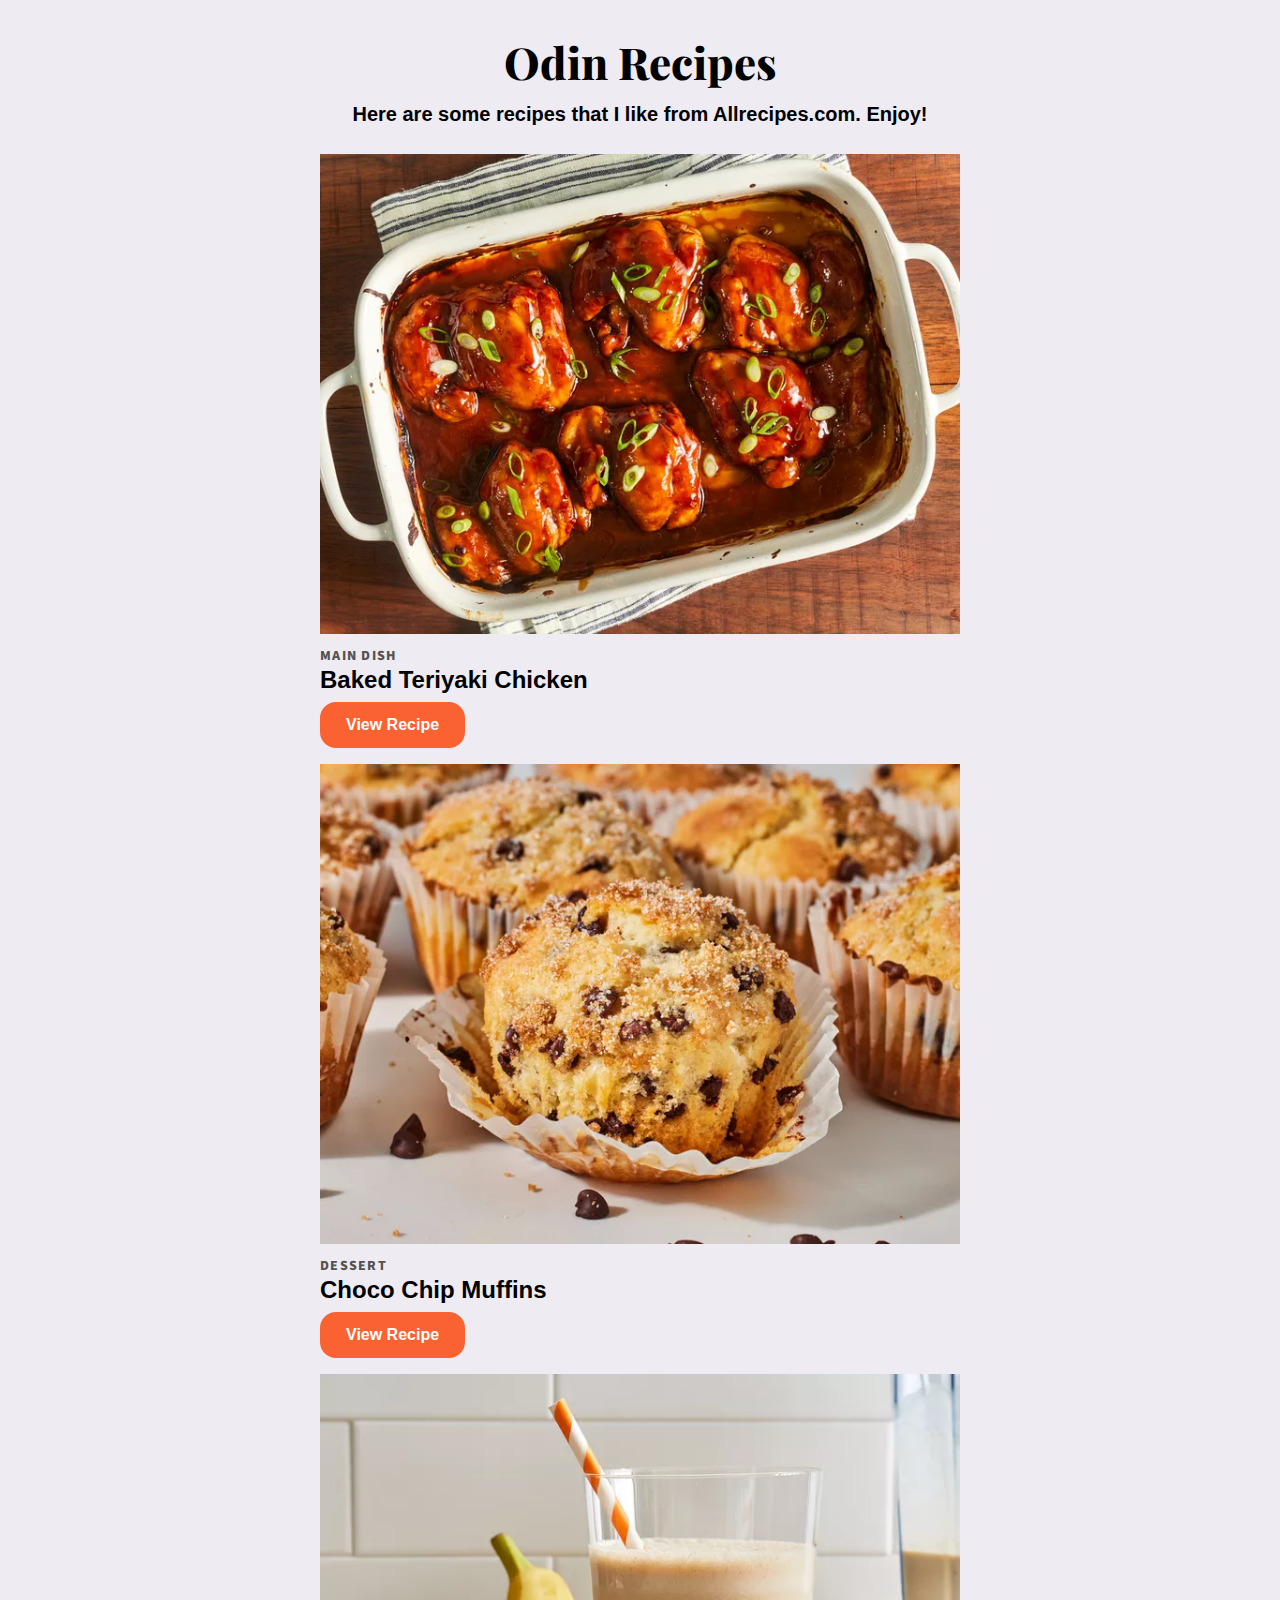
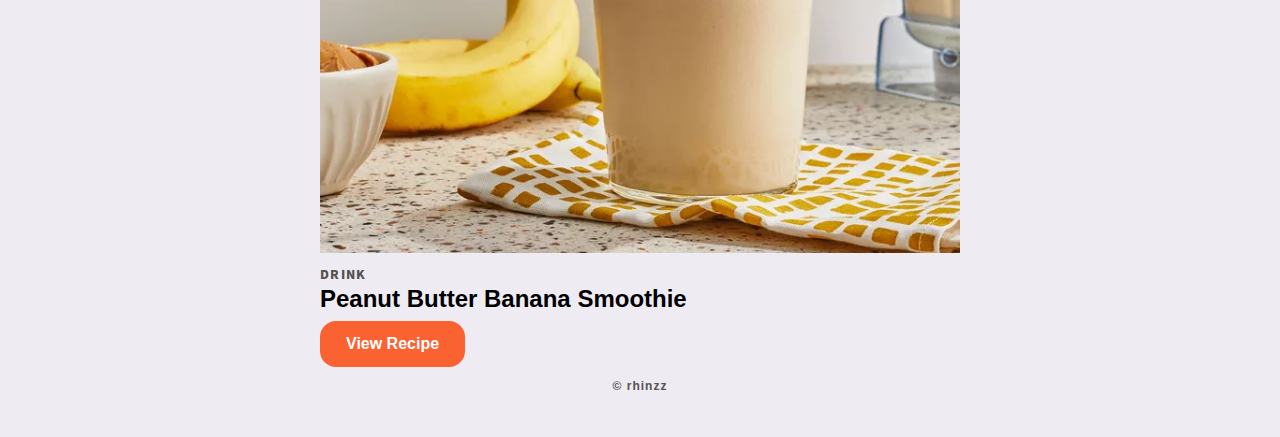
<file: index.html>
<!DOCTYPE html>
<html lang="en">
<head>
    <meta charset="UTF-8">
    <meta name="viewport" content="width=device-width, initial-scale=1.0">
    <link rel="stylesheet" href="styles.css">
    <link rel="preconnect" href="https://fonts.googleapis.com">
    <link rel="preconnect" href="https://fonts.gstatic.com" crossorigin>
    <link href="https://fonts.googleapis.com/css2?family=Open+Sans:ital,wght@0,300..800;1,300..800&display=swap" rel="stylesheet">
    <link rel="preconnect" href="https://fonts.googleapis.com">
    <link rel="preconnect" href="https://fonts.gstatic.com" crossorigin>
    <link href="https://fonts.googleapis.com/css2?family=Playfair+Display:ital,wght@0,400..900;1,400..900&display=swap" rel="stylesheet">
    <link rel="preconnect" href="https://fonts.googleapis.com">
    <link rel="preconnect" href="https://fonts.gstatic.com" crossorigin>
    <link href="https://fonts.googleapis.com/css2?family=Source+Sans+3:ital,wght@0,200..900;1,200..900&display=swap" rel="stylesheet">
    <link rel="shortcut icon" href="./images/icon.png" type="image/x-icon">
    <title>Odin Recipes</title>
</head>
<body>
    <div class="container">
        <h1>Odin Recipes</h1>
        <p>Here are some recipes that I like from Allrecipes.com. Enjoy!</p>
        <div class="recipe-container">
            <div class="recipe">
                <img src="./images/teriyaki.jpg" alt="teriyaki">
                <h3>MAIN DISH</h3>
                <h2>Baked Teriyaki Chicken</h2>
                <a href="./recipes/baked-teriyaki.html" target="_blank" rel="noopener noreferrer">View Recipe</a>
            </div>
            <div class="recipe">
                <img src="./images/muffins.jpg" alt="muffins">
                <h3>DESSERT</h3>
                <h2>Choco Chip Muffins</h2>
                <a href="./recipes/choco-chip-muffins.html" target="_blank" rel="noopener noreferrer">View Recipe</a>
            </div>
            <div class="recipe">
                <img src="./images/peanut-smoothie.jpg" alt="smoothie">
                <h3>DRINK</h3>
                <h2>Peanut Butter Banana Smoothie</h2>
                <a href="./recipes/peanut-butter-banana-smoothie.html" target="_blank" rel="noopener noreferrer">View Recipe</a>
            </div>
            <p class="copyright">&#169; rhinzz</p>
        </div>
    </div>
</body>
</html>
</file>
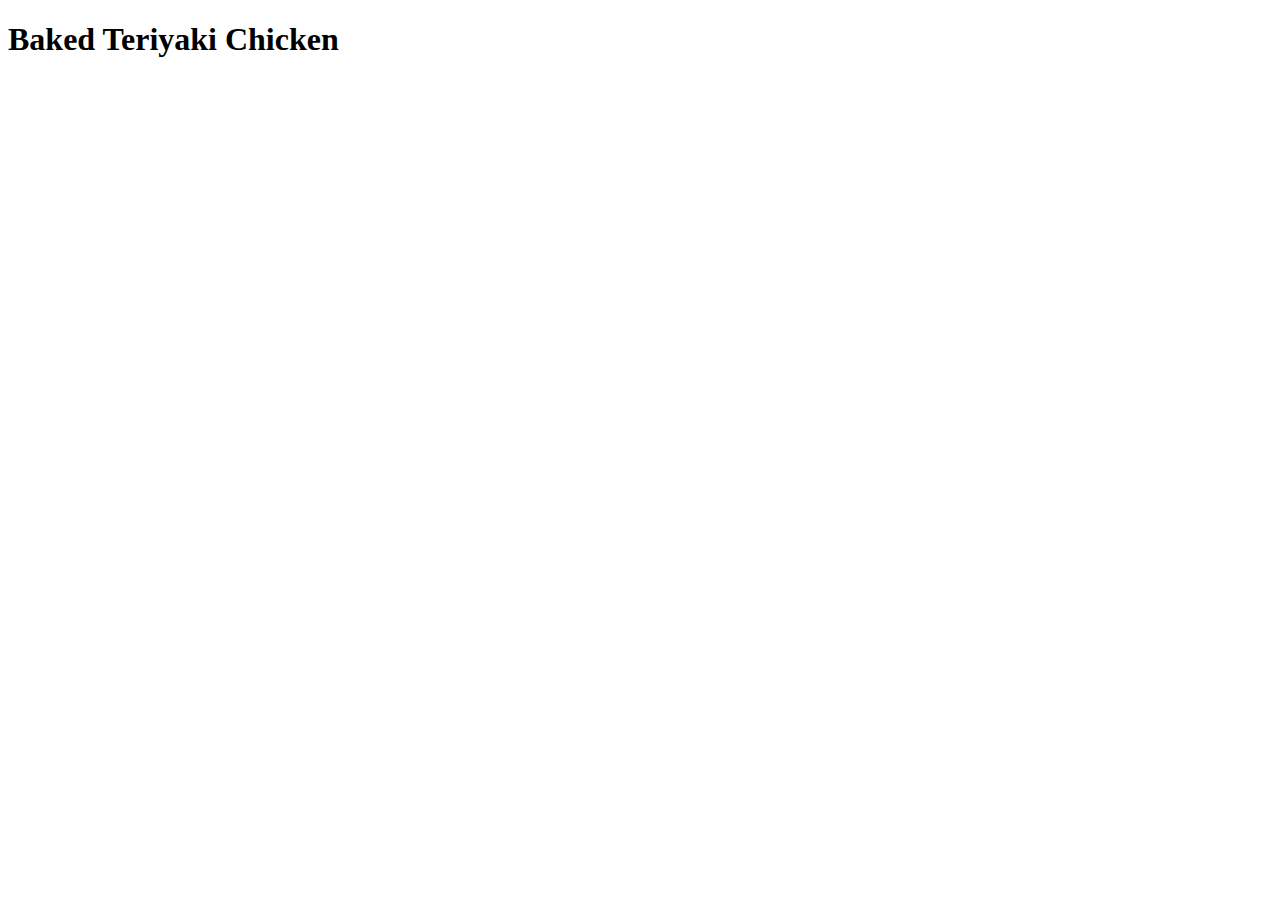
<file: baked-teriyaki.html>
<!DOCTYPE html>
<html lang="en">
<head>
    <meta charset="UTF-8">
    <meta name="viewport" content="width=device-width, initial-scale=1.0">
    <title>Baked Teriyaki Chicken</title>
</head>
<body>
    <h1>Baked Teriyaki Chicken</h1>
</body>
</html>
</file>
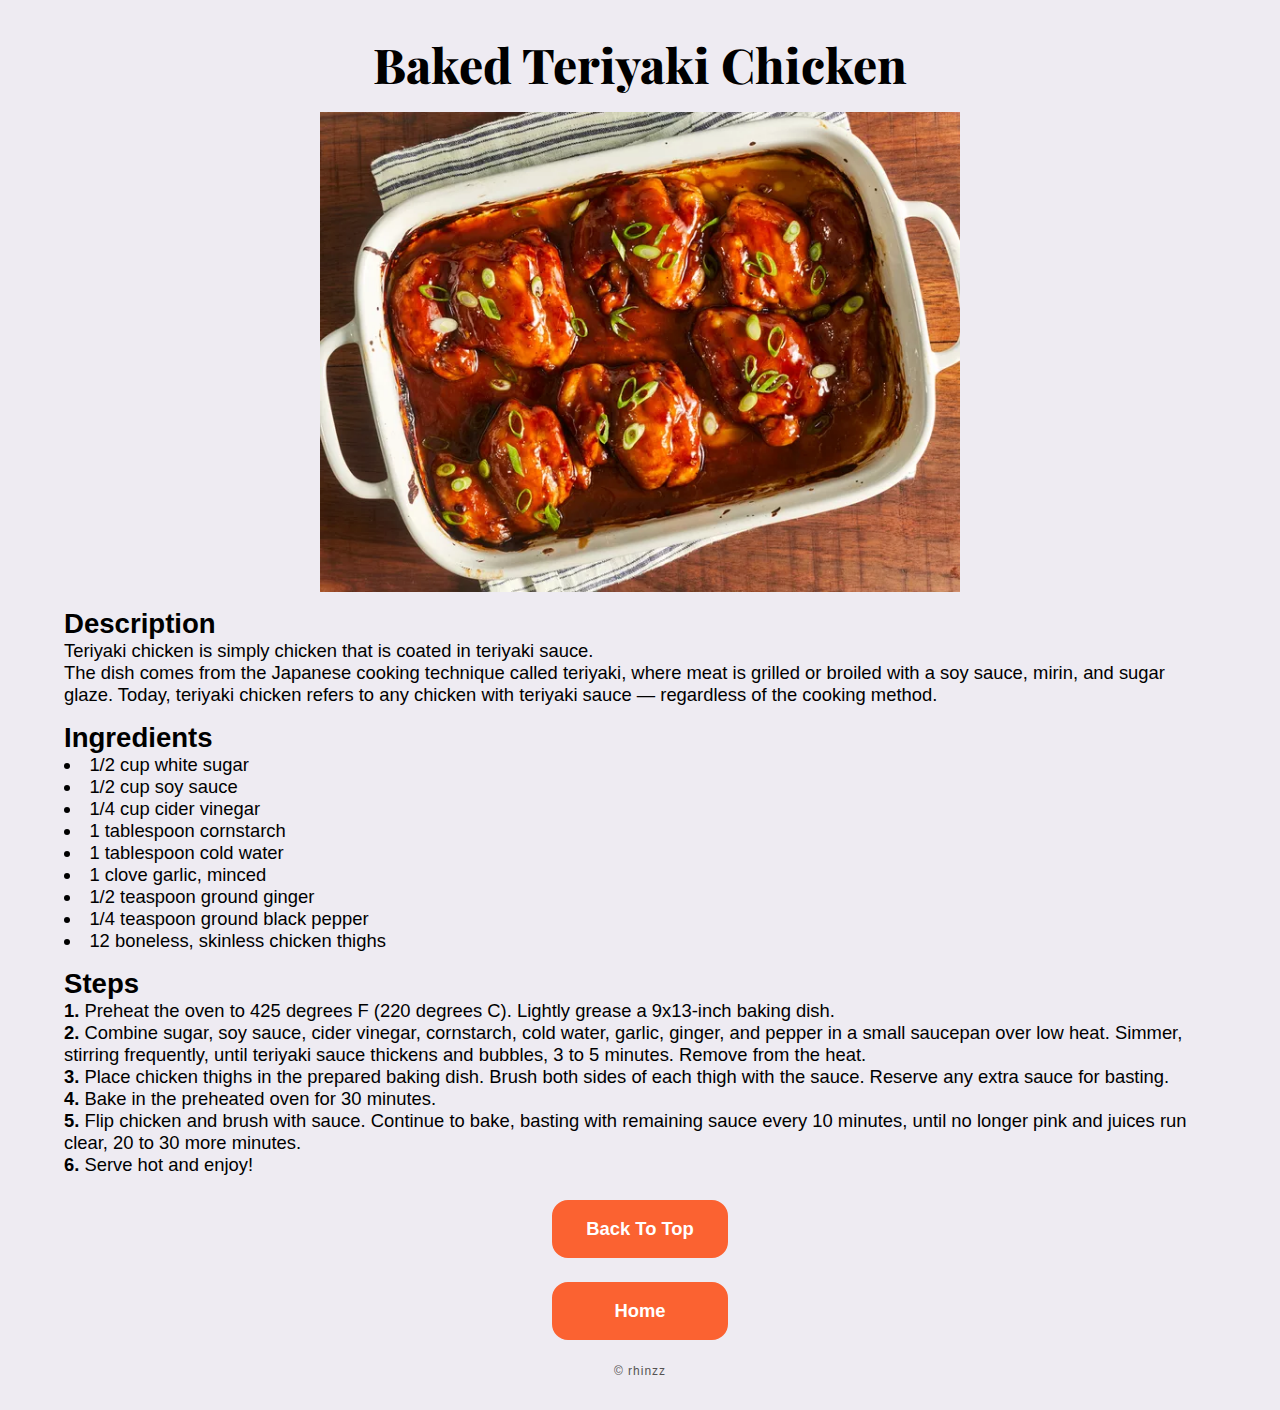
<file: recipes/baked-teriyaki.html>
<!DOCTYPE html>
<html lang="en">
<head>
    <meta charset="UTF-8">
    <meta name="viewport" content="width=device-width, initial-scale=1.0">
    <link rel="preconnect" href="https://fonts.googleapis.com">
    <link rel="preconnect" href="https://fonts.gstatic.com" crossorigin>
    <link href="https://fonts.googleapis.com/css2?family=Open+Sans:ital,wght@0,300..800;1,300..800&display=swap" rel="stylesheet">
    <link rel="preconnect" href="https://fonts.googleapis.com">
    <link rel="preconnect" href="https://fonts.gstatic.com" crossorigin>
    <link href="https://fonts.googleapis.com/css2?family=Playfair+Display:ital,wght@0,400..900;1,400..900&display=swap" rel="stylesheet">
    <link rel="preconnect" href="https://fonts.googleapis.com">
    <link rel="preconnect" href="https://fonts.gstatic.com" crossorigin>
    <link href="https://fonts.googleapis.com/css2?family=Source+Sans+3:ital,wght@0,200..900;1,200..900&display=swap" rel="stylesheet">
    <link rel="stylesheet" href="recipes.css">
    <link rel="shortcut icon" href="../images/icon.png" type="image/x-icon">
    <title>Baked Teriyaki Chicken</title>
</head>
<body>
    <h1 id="top">Baked Teriyaki Chicken</h1>
    <img src="../images/teriyaki.jpg" alt="teriyaki">

    <h2>Description</h2>
    <p>Teriyaki chicken is simply chicken that is coated in teriyaki sauce.</p>
    <p>The dish comes from the Japanese cooking technique called teriyaki, where meat is grilled or broiled with a soy sauce, mirin, and sugar glaze. Today, teriyaki chicken refers to any chicken with teriyaki sauce — regardless of the cooking method.</p>

    <h2>Ingredients</h2>
    <ul>
        <li>1/2 cup white sugar</li>
        <li>1/2 cup soy sauce</li>
        <li>1/4 cup cider vinegar</li>
        <li>1 tablespoon cornstarch</li>
        <li>1 tablespoon cold water</li>
        <li>1 clove garlic, minced</li>
        <li>1/2 teaspoon ground ginger</li>
        <li>1/4 teaspoon ground black pepper</li>
        <li>12 boneless, skinless chicken thighs</li>
    </ul>

    <h2>Steps</h2>
    <ol>
        <li>Preheat the oven to 425 degrees F (220 degrees C). Lightly grease a 9x13-inch baking dish.</li>
        <li>Combine sugar, soy sauce, cider vinegar, cornstarch, cold water, garlic, ginger, and pepper in a small saucepan over low heat. Simmer, stirring frequently, until teriyaki sauce thickens and bubbles, 3 to 5 minutes. Remove from the heat.</li>
        <li>Place chicken thighs in the prepared baking dish. Brush both sides of each thigh with the sauce. Reserve any extra sauce for basting.</li>
        <li>Bake in the preheated oven for 30 minutes.</li>
        <li>Flip chicken and brush with sauce. Continue to bake, basting with remaining sauce every 10 minutes, until no longer pink and juices run clear, 20 to 30 more minutes.</li>
        <li>Serve hot and enjoy!</li>
    </ol>
    <div class="link-box">
        <a href="#top">Back To Top</a>
        <a href="../index.html">Home</a>
    </div>
    <p class="copyright">&#169; rhinzz</p>
</div>
</body>
</html>
</file>
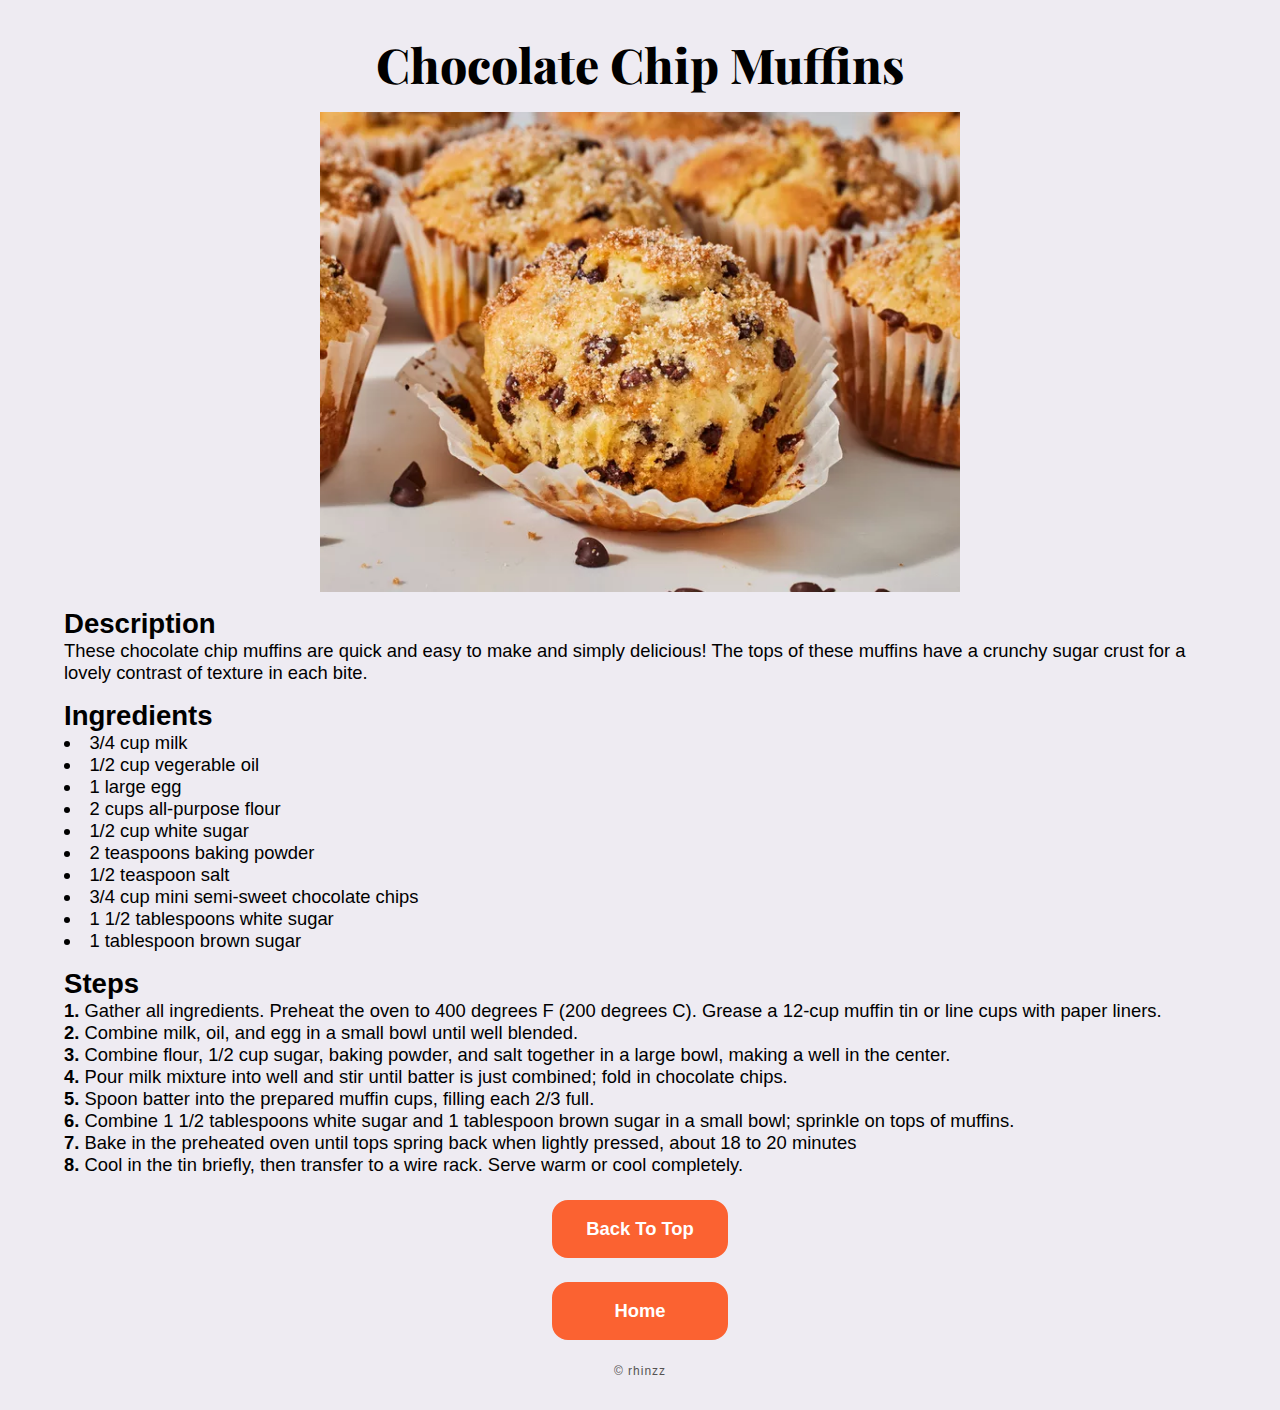
<file: recipes/choco-chip-muffins.html>
<!DOCTYPE html>
<html lang="en">
<head>
    <meta charset="UTF-8">
    <meta name="viewport" content="width=device-width, initial-scale=1.0">
    <link rel="preconnect" href="https://fonts.googleapis.com">
    <link rel="preconnect" href="https://fonts.gstatic.com" crossorigin>
    <link href="https://fonts.googleapis.com/css2?family=Open+Sans:ital,wght@0,300..800;1,300..800&display=swap" rel="stylesheet">
    <link rel="preconnect" href="https://fonts.googleapis.com">
    <link rel="preconnect" href="https://fonts.gstatic.com" crossorigin>
    <link href="https://fonts.googleapis.com/css2?family=Playfair+Display:ital,wght@0,400..900;1,400..900&display=swap" rel="stylesheet">
    <link rel="preconnect" href="https://fonts.googleapis.com">
    <link rel="preconnect" href="https://fonts.gstatic.com" crossorigin>
    <link href="https://fonts.googleapis.com/css2?family=Source+Sans+3:ital,wght@0,200..900;1,200..900&display=swap" rel="stylesheet">
    <link rel="stylesheet" href="recipes.css">
    <link rel="shortcut icon" href="../images/icon.png" type="image/x-icon">
    <title>
        Chocolate Chip Muffins
    </title>
</head>
<body>
    <h1>Chocolate Chip Muffins</h1>
    <img src="../images/muffins.jpg" alt="muffins">

    <h2>Description</h2>
    <p>These chocolate chip muffins are quick and easy to make and simply delicious! The tops of these muffins have a crunchy sugar crust for a lovely contrast of texture in each bite.</p>

    <h2>Ingredients</h2>
    <ul>
        <li>3/4 cup milk</li>
        <li>1/2 cup vegerable oil</li>
        <li>1 large egg</li>
        <li>2 cups all-purpose flour</li>
        <li>1/2 cup white sugar</li>
        <li>2 teaspoons baking powder</li>
        <li>1/2 teaspoon salt</li>
        <li>3/4 cup mini semi-sweet chocolate chips</li>
        <li>1 1/2 tablespoons white sugar</li>
        <li>1 tablespoon brown sugar</li>
    </ul>

    <h2>Steps</h2>
    <ol>
        <li>Gather all ingredients. Preheat the oven to 400 degrees F (200 degrees C). Grease a 12-cup muffin tin or line cups with paper liners.</li>
        <li>Combine milk, oil, and egg in a small bowl until well blended.</li>
        <li>Combine flour, 1/2 cup sugar, baking powder, and salt together in a large bowl, making a well in the center.</li>
        <li>Pour milk mixture into well and stir until batter is just combined; fold in chocolate chips.</li>
        <li>Spoon batter into the prepared muffin cups, filling each 2/3 full.</li>
        <li>Combine 1 1/2 tablespoons white sugar and 1 tablespoon brown sugar in a small bowl; sprinkle on tops of muffins.</li>
        <li>Bake in the preheated oven until tops spring back when lightly pressed, about 18 to 20 minutes</li>
        <li>Cool in the tin briefly, then transfer to a wire rack. Serve warm or cool completely.</li>
    </ol>
    <div class="link-box">
        <a href="#top">Back To Top</a>
        <a href="../index.html">Home</a>
    </div>
    <p class="copyright">&#169; rhinzz</p>
</body>
</html>
</file>
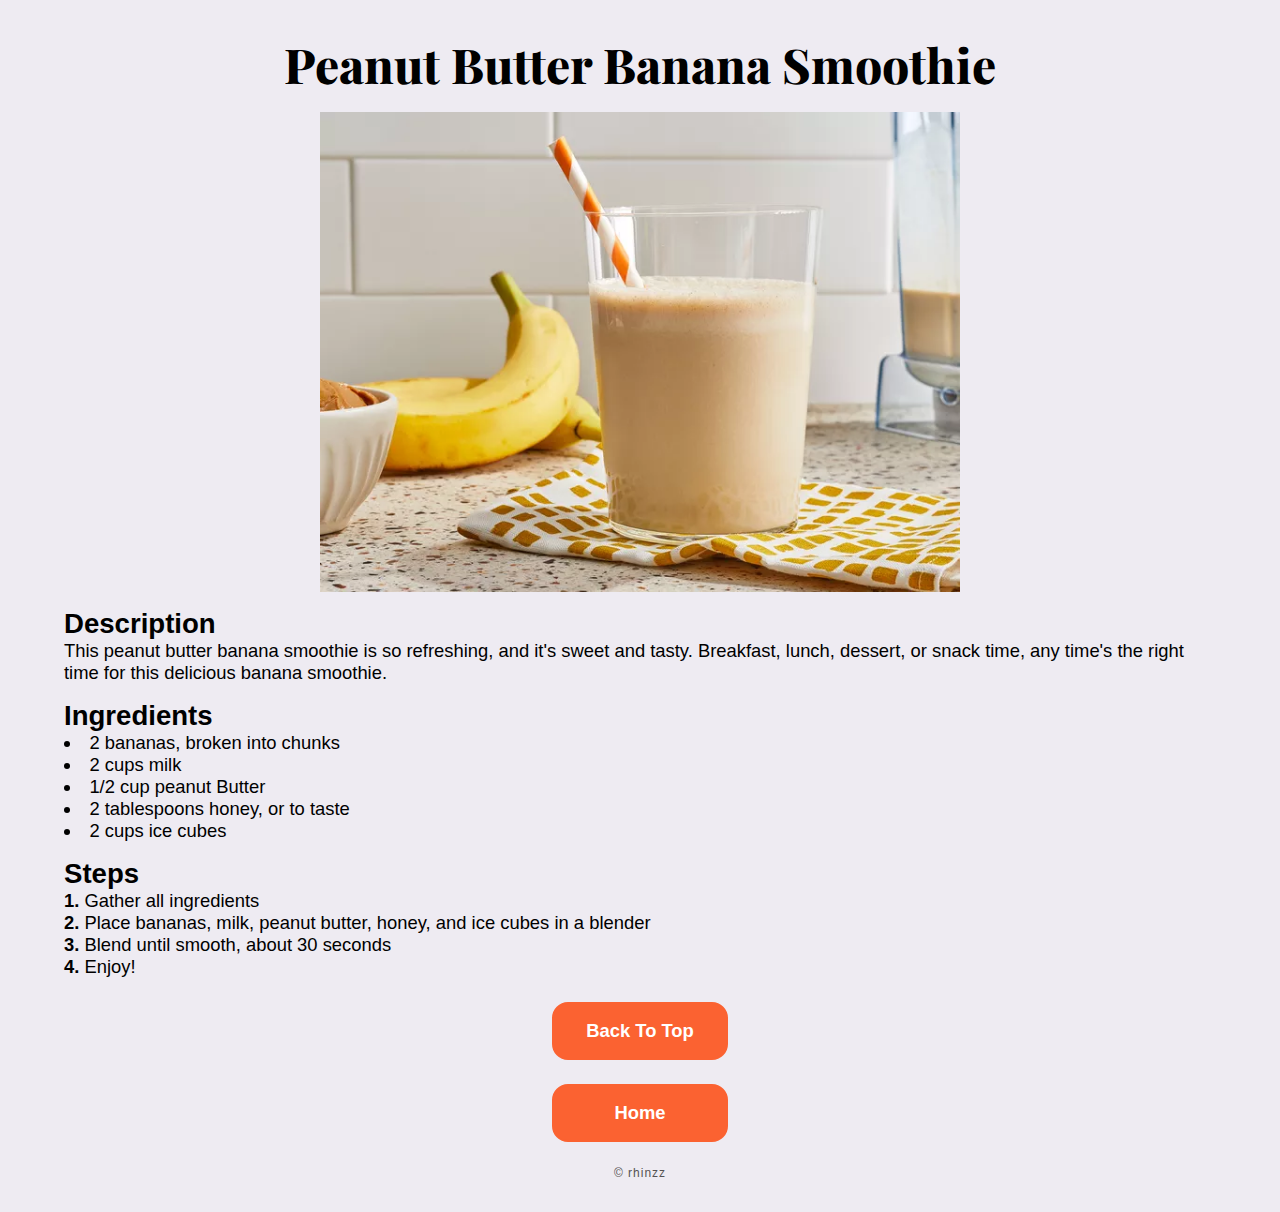
<file: recipes/peanut-butter-banana-smoothie.html>
<!DOCTYPE html>
<html lang="en">
<head>
    <meta charset="UTF-8">
    <meta name="viewport" content="width=device-width, initial-scale=1.0">
    <link rel="preconnect" href="https://fonts.googleapis.com">
    <link rel="preconnect" href="https://fonts.gstatic.com" crossorigin>
    <link href="https://fonts.googleapis.com/css2?family=Open+Sans:ital,wght@0,300..800;1,300..800&display=swap" rel="stylesheet">
    <link rel="preconnect" href="https://fonts.googleapis.com">
    <link rel="preconnect" href="https://fonts.gstatic.com" crossorigin>
    <link href="https://fonts.googleapis.com/css2?family=Playfair+Display:ital,wght@0,400..900;1,400..900&display=swap" rel="stylesheet">
    <link rel="preconnect" href="https://fonts.googleapis.com">
    <link rel="preconnect" href="https://fonts.gstatic.com" crossorigin>
    <link href="https://fonts.googleapis.com/css2?family=Source+Sans+3:ital,wght@0,200..900;1,200..900&display=swap" rel="stylesheet">
    <link rel="stylesheet" href="recipes.css">
    <link rel="shortcut icon" href="../images/icon.png" type="image/x-icon">
    <title>Peanut Butter Banana Smoothie</title>
</head>
<body>
    <h1>Peanut Butter Banana Smoothie</h1>
    <img src="../images/peanut-smoothie.jpg" alt="peanut-smoothie">

    <h2>Description</h2>
    <p>This peanut butter banana smoothie is so refreshing, and it's sweet and tasty. Breakfast, lunch, dessert, or snack time, any time's the right time for this delicious banana smoothie.</p>

    <h2>Ingredients</h2>
    <ul>
        <li>2 bananas, broken into chunks</li>
        <li>2 cups milk</li>
        <li>1/2 cup peanut Butter</li>
        <li>2 tablespoons honey, or to taste</li>
        <li>2 cups ice cubes</li>
    </ul>
    <h2>Steps</h2>
    <ol>
        <li>Gather all ingredients</li>
        <li>Place bananas, milk, peanut butter, honey, and ice cubes in a blender</li>
        <li>Blend until smooth, about 30 seconds</li>
        <li>Enjoy!</li>
    </ol>
    <div class="link-box">
        <a href="#top">Back To Top</a>
        <a href="../index.html">Home</a>
    </div>
    <p class="copyright">&#169; rhinzz</p>
</body>
</html>
</file>
<file: styles.css>
*,
*::before,
*::after{
    box-sizing: border-box;
        -moz-box-sizing: border-box;
        -webkit-box-sizing: border-box;
}
*{
    margin: 0;
    padding: 0;
}
body{
    background-color: #EEEBF2;
    font-family: "Roboto", sans-serif;
}
.container, h1, img, ul{
    margin-top: 1rem;
}
.container{
    width: fit-content;
    margin: auto;
}
h1{
    font-family: "Playfair Display", serif;
    font-size: 3rem;
    font-weight: 800;
    text-align: center;
}
h3{
    color: #555252;
    font-family: "Source Sans 3", sans-serif;
    font-weight: 800;
    font-size: 14px;
    letter-spacing: 1.25px;
    margin-top: 8px;
}
p{
    font-size: 1.25rem;
    font-weight: 600;
    margin: 0.75rem 0;
    text-align: center;
}
.recipe{
    display: inline-block;
    margin: 0 1.5rem;
}
img{
    width: 100%;
    max-width: 480px;
    height: auto;
}
a{
    margin-top: 0.5rem;
    font-weight: 800;
}
a:link, a:visited {
    background-color: #FB6231;
    color: white;
    border: 2px solid #FB6231;
    border-radius: 16px;
    padding: 1rem 2rem;
    text-align: center;
    text-decoration: none;
    display: inline-block;
  }
  
a:hover, a:active {
    background-color: white;
    border: 2px solid #FB6231;
    color: #FB6231;
    transition: background-color 0.15s;
}
.copyright{
    color: #555252;
    font-size: 12px;
    letter-spacing: 1px;
}

@media screen and (max-width: 1600px) {
    body{
        margin: 2rem;
    }
    h1{
        font-size: 2.75rem;
    }
    img{
        width: 100%;
        max-width: 640px;
        height: auto;
    }
    .container{
        width: fit-content;
        margin: auto;
    }
    .recipe-container{
        display: flex;
        flex-direction: column;
    }
    .recipe{
        margin: 0 auto;
    }
    a:link, a:visited {
        padding: 0.75rem 1.5rem;
    }
  }
</file>
<file: recipes/recipes.css>
*,
*::before,
*::after{
    box-sizing: border-box;
        -moz-box-sizing: border-box;
        -webkit-box-sizing: border-box;
}
*{
    margin: 0;
    padding: 0;
}
body{
    background-color: #EEEBF2;
    font-family: "Roboto", sans-serif;
    font-size: 1.15rem;
    margin: 2rem 4rem;
}
h1{
    font-family: "Playfair Display", serif;
    font-size: 3rem;
    font-weight: 800;
    margin: 1rem 0;
    text-align: center;
}
h2{
    margin-top: 1rem;
}
img{
    display: block;
    margin: 0 auto;
    width: 100%;
    max-width: 640px;
}
ol > li::marker{
    font-weight: 800;
}
li{
    list-style-position: inside;
}
a{
    display: block;
    margin: 1.5rem auto;
    font-weight: 800;
}
a:link, a:visited {
    background-color: #FB6231;
    color: white;
    border: 2px solid #FB6231;
    border-radius: 16px;
    padding: 1rem 2rem;
    text-align: center;
    text-decoration: none;
  }
  
a:hover, a:active {
    background-color: white;
    border: 2px solid #FB6231;
    color: #FB6231;
    transition: background-color 0.15s;
}
.link-box{
    width: fit-content;
    margin: 0 auto;
}
.copyright{
    color: #555252;
    font-size: 12px;
    letter-spacing: 1px;
    text-align: center;
}
@media screen and (max-width: 720px) {
    body{
        margin: 1rem 2rem;
        font-size: 1rem;
    }
    h1{
        font-size: 2.75rem;
    }
}
</file>
